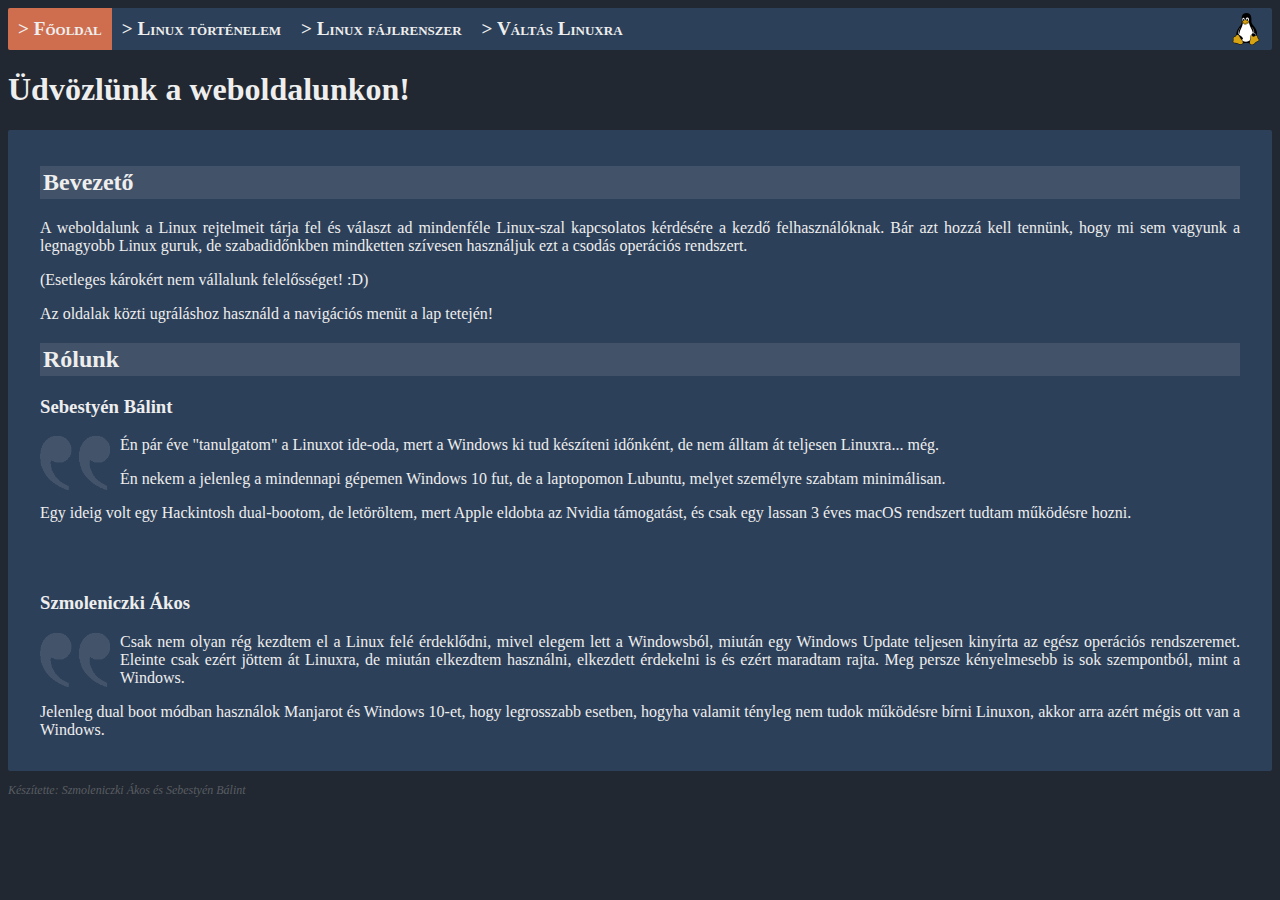
<file: index.html>
<!DOCTYPE html>
<html lang="hu">
<head>
    <link rel="stylesheet" href="./css/main.css" type="text/css">
    <link rel="icon" href="./media/linux.png">
    <meta charset="UTF-8">
    <meta name="viewport" content="width=device-width, initial-scale=1.0">
    <meta name="author" content="Szmoleniczki Ákos, Sebestyén Bálint">
    <meta name="keywords" content="linux, linux kezdőknek, váltás linuxra, linux fájlrendszer, linux történelem">
    <title>Linux Dokumentáció</title>
</head>
<body>
    <div class="navigation">
        <a href="./index.html" class="selected">> Főoldal</a>
        <a href="./pages/linux_tortenelem.html">> Linux történelem</a>
        <a href="./pages/linux_fajlrendszer.html">> Linux fájlrenszer</a>
        <a href="./pages/valtas_linuxra.html">> Váltás Linuxra</a>
        <img src="./media/linux.png" alt="linux logo" class="main-icon">
    </div>

    <h1>Üdvözlünk a weboldalunkon!</h1>    

    <div class="container">
        <h2>Bevezető</h2>

        <p>A weboldalunk a Linux rejtelmeit tárja fel és választ ad mindenféle Linux-szal kapcsolatos kérdésére a kezdő felhasználóknak. Bár azt hozzá kell tennünk, hogy mi sem vagyunk a legnagyobb Linux guruk, de szabadidőnkben mindketten szívesen használjuk ezt a csodás operációs rendszert.</p>

        <p>(Esetleges károkért nem vállalunk felelősséget! :D)</p>

        <p>Az oldalak közti ugráláshoz használd a navigációs menüt a lap tetején!</p>

        <h2>Rólunk</h2>

        <h3>Sebestyén Bálint</h3>

        <div class="quote">
            <img src="./media/quote_blue.png" alt="Idézőjel" class="quote">

            <p>Én pár éve "tanulgatom" a Linuxot ide-oda, mert a Windows ki tud készíteni időnként, de nem álltam át teljesen Linuxra... még.</p>
            
            <p>Én nekem a jelenleg a mindennapi gépemen Windows 10 fut, de a laptopomon Lubuntu, melyet személyre szabtam minimálisan.</p>
            
            <p>Egy ideig volt egy Hackintosh dual-bootom, de letöröltem, mert Apple eldobta az Nvidia támogatást, és csak egy lassan 3 éves macOS rendszert tudtam működésre hozni.</p>
        </div>

        <h3>Szmoleniczki Ákos</h3>

        <div>
            <img src="./media/quote_blue.png" alt="Idézőjel" class="quote">

            <p>Csak nem olyan rég kezdtem el a Linux felé érdeklődni, mivel elegem lett a Windowsból, miután egy Windows Update teljesen kinyírta az egész operációs rendszeremet. Eleinte csak ezért jöttem át Linuxra, de miután elkezdtem használni, elkezdett érdekelni is és ezért maradtam rajta. Meg persze kényelmesebb is sok szempontból, mint a Windows.</p>

            <p>Jelenleg dual boot módban használok Manjarot és Windows 10-et, hogy legrosszabb esetben, hogyha valamit tényleg nem tudok működésre bírni Linuxon, akkor arra azért mégis ott van a Windows.</p>
        </div>
    </div>
    <p class="credit">Készítette: Szmoleniczki Ákos és Sebestyén Bálint</p>
</body>
</html>
</file>
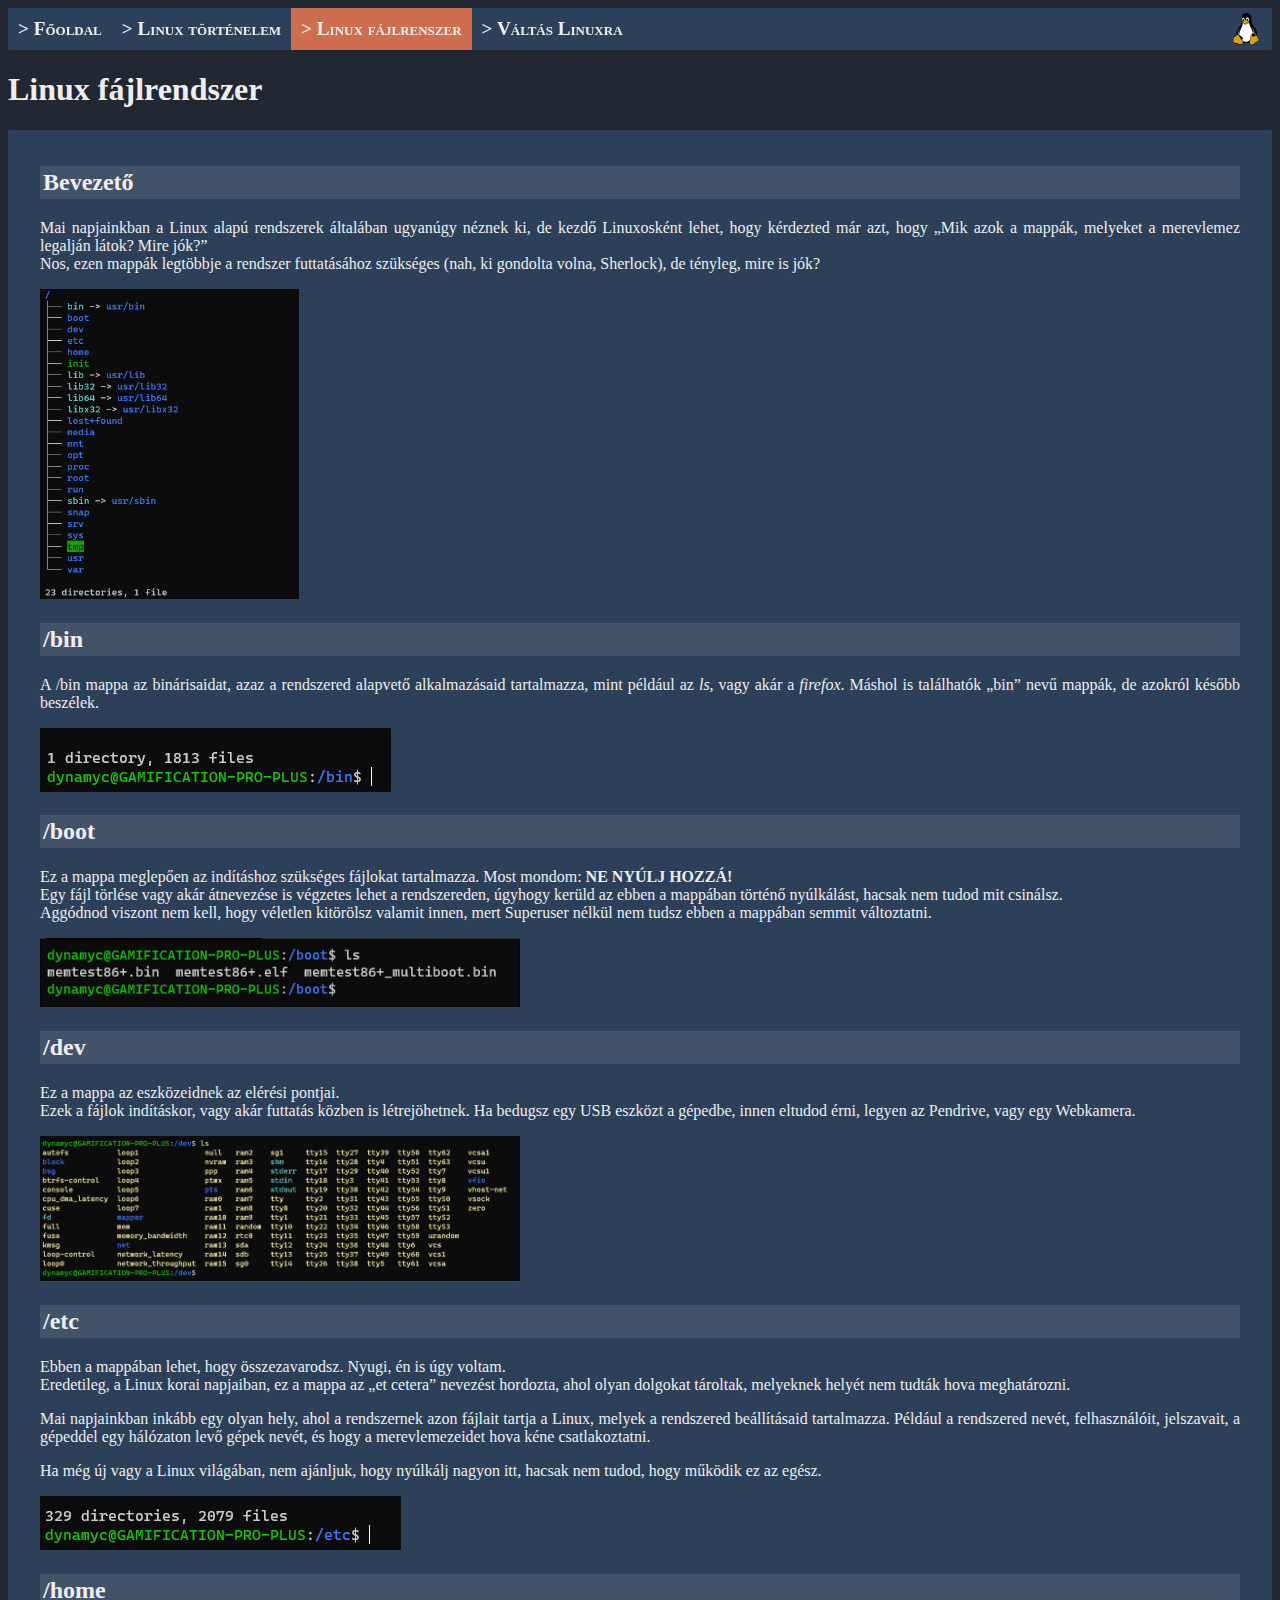
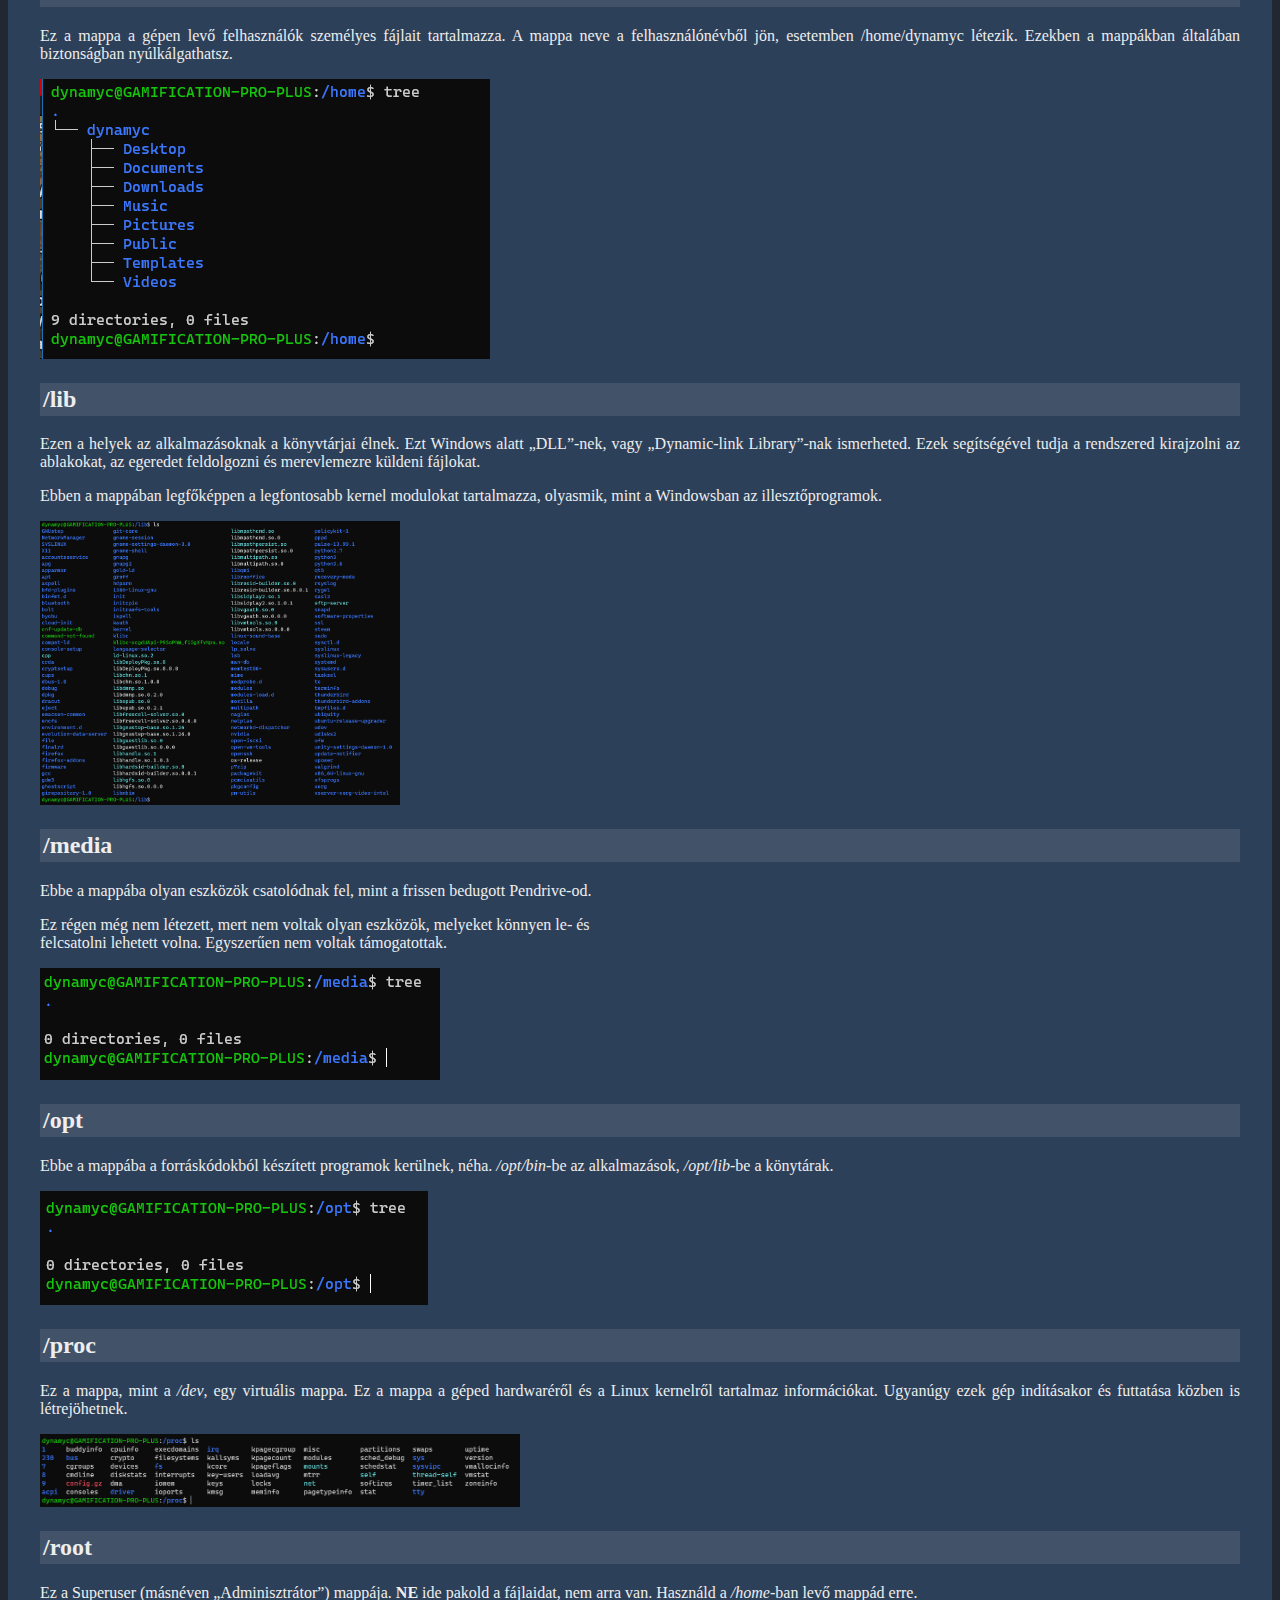
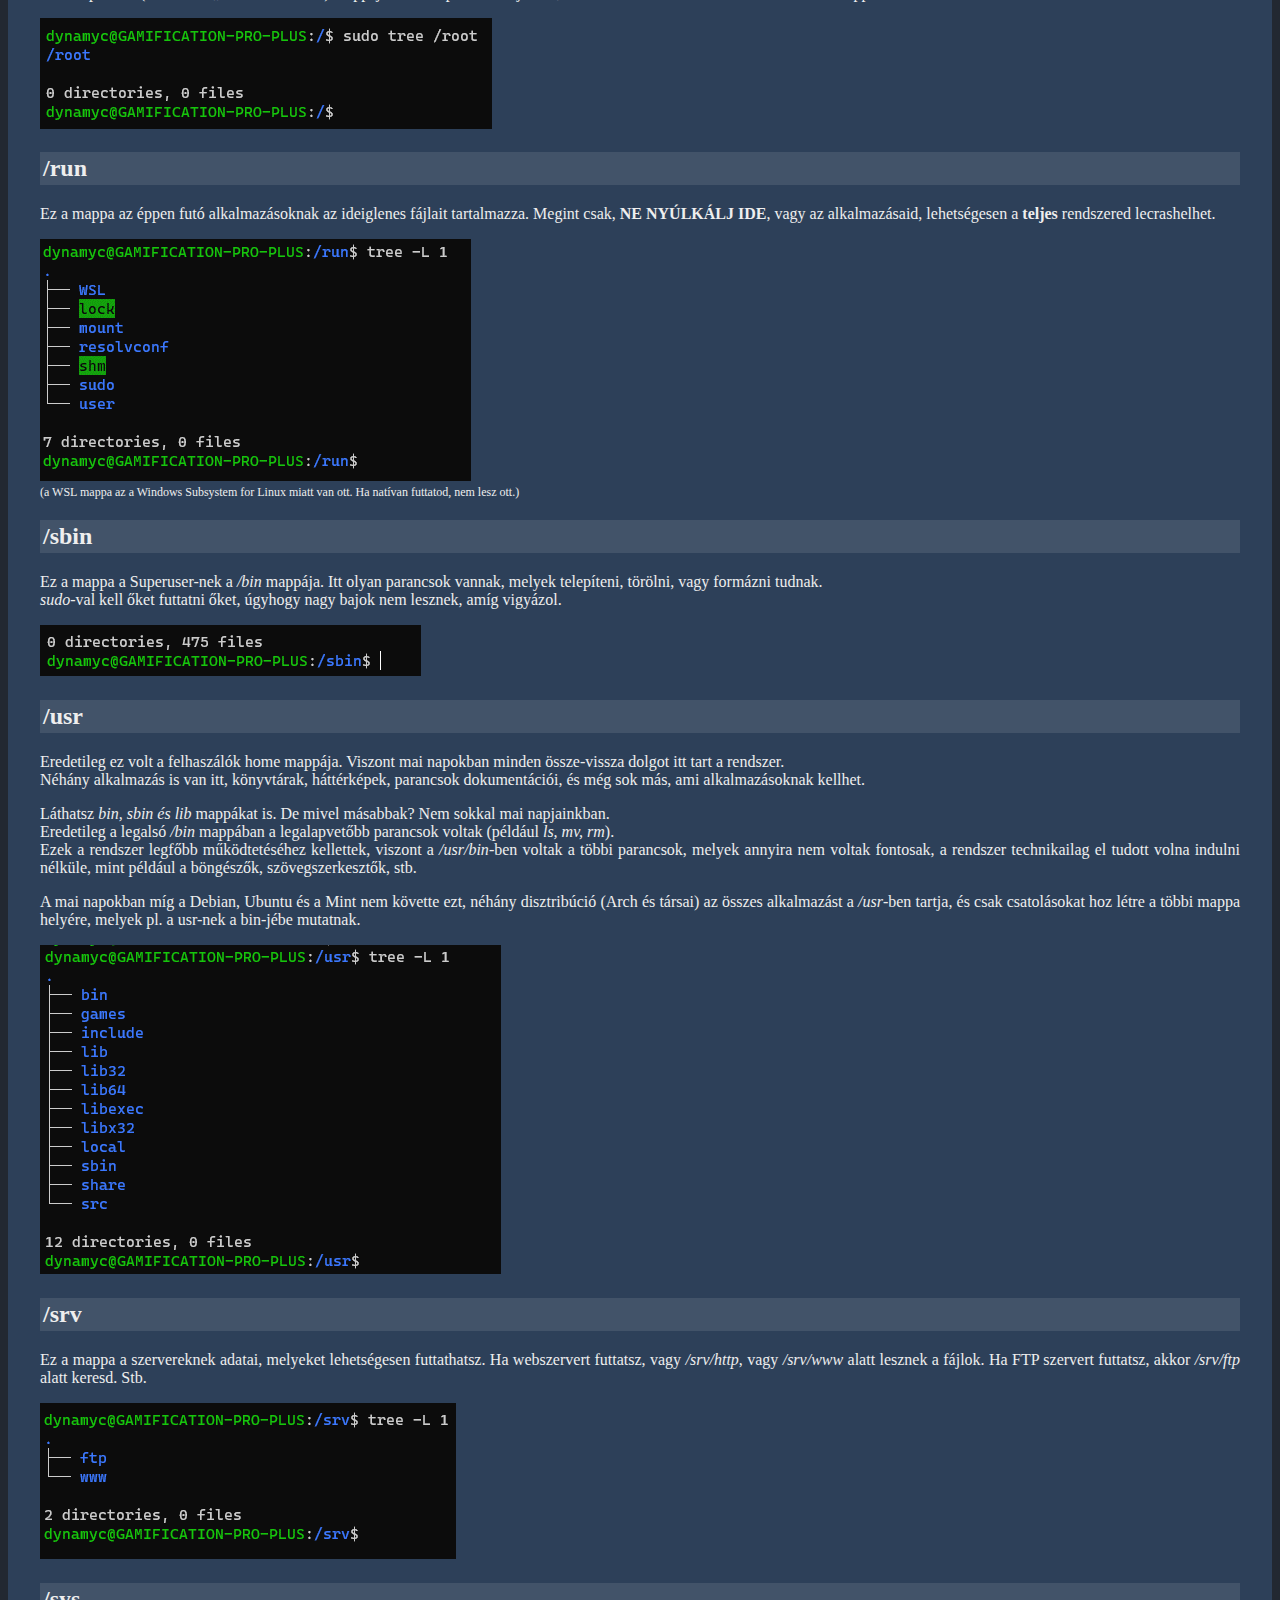
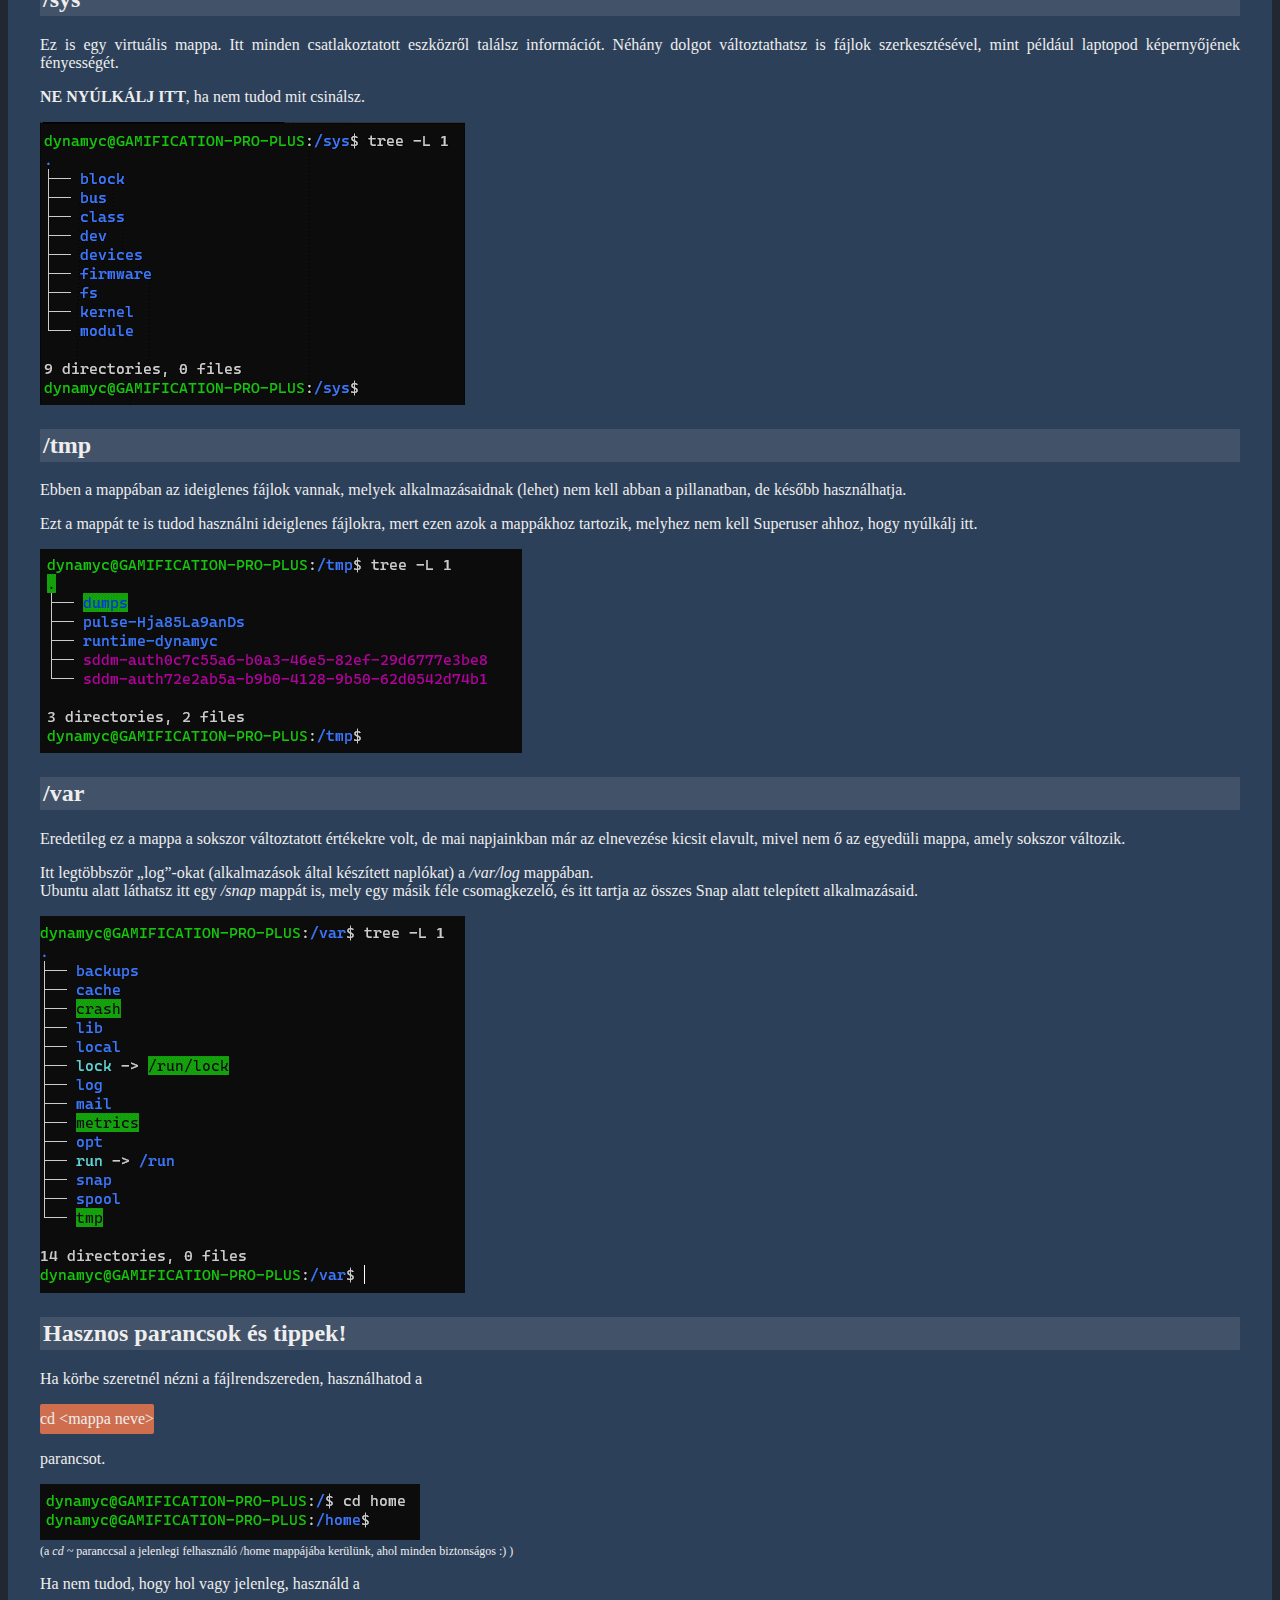
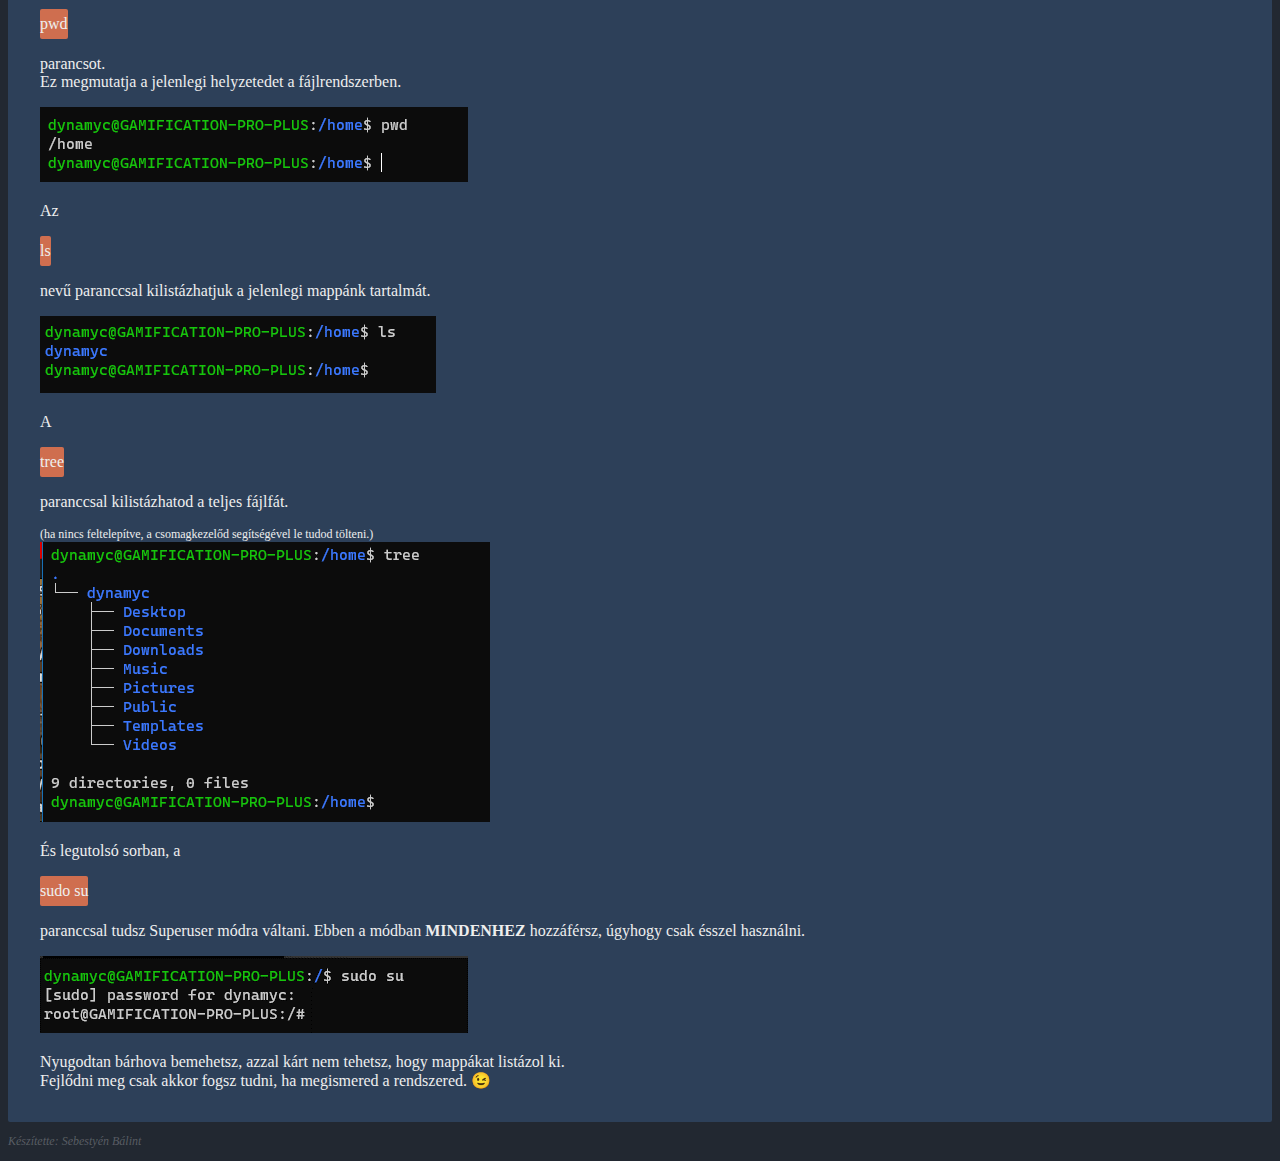
<file: pages/linux_fajlrendszer.html>
<!DOCTYPE html>
<html lang="hu">
<head>
    <link rel="stylesheet" href="../css/main.css" type="text/css">
    <link rel="icon" href="../media/linux.png">
    <meta charset="UTF-8">
    <meta name="viewport" content="width=device-width, initial-scale=1.0">
    <title>Linux fájlrendszer</title>
</head>
<body>
    <div class="navigation">
        <a href="../index.html">> Főoldal</a>
        <a href="./linux_tortenelem.html">> Linux történelem</a>
        <a href="./linux_fajlrendszer.html" class="selected">> Linux fájlrenszer</a>
        <a href="./valtas_linuxra.html">> Váltás Linuxra</a>
        <img src="../media/linux.png" alt="linux logo" class="main-icon">
    </div>
    <h1>Linux fájlrendszer</h1>
    <div class="container">
        <h2>Bevezető</h2>
        <p>Mai napjainkban a Linux alapú rendszerek általában ugyanúgy néznek ki, de kezdő Linuxosként lehet, hogy kérdezted már azt, hogy „Mik azok a mappák, melyeket a merevlemez legalján látok? Mire jók?”<br>
        Nos, ezen mappák legtöbbje a rendszer futtatásához szükséges (nah, ki gondolta volna, Sherlock), de tényleg, mire is jók?</p>
        <img src="../media/filesystem/dirs/driveRoot.png" height="310px" width="259px" title="Egy átlagos Linux rendszer lemezének legalja">
        
        <h2>/bin</h2>
        <p>A /bin mappa az binárisaidat, azaz a rendszered alapvető alkalmazásaid tartalmazza, mint például az <i>ls</i>, vagy akár a <i>firefox</i>. Máshol is találhatók „bin” nevű mappák, de azokról később beszélek.</p>
        <img src="../media/filesystem/dirs/bin.png" title="/bin mappa">

        <h2>/boot</h2>
        <p>Ez a mappa meglepően az indításhoz szükséges fájlokat tartalmazza. Most mondom: <b>NE NYÚLJ HOZZÁ!</b> <br>Egy fájl törlése vagy akár átnevezése is végzetes lehet a rendszereden, úgyhogy kerüld az ebben a mappában történő nyúlkálást, hacsak nem tudod mit csinálsz. <br>
        Aggódnod viszont nem kell, hogy véletlen kitörölsz valamit innen, mert Superuser nélkül nem tudsz ebben a mappában semmit változtatni. </p>
        <img src="../media/filesystem/dirs/boot.png" height="40%" width="40%" title="/boot mappa">
        
        <h2>/dev</h2>
        <p>Ez a mappa az eszközeidnek az elérési pontjai. <br>Ezek a fájlok indításkor, vagy akár futtatás közben is létrejöhetnek. Ha bedugsz egy USB eszközt a gépedbe, innen eltudod érni, legyen az Pendrive, vagy egy Webkamera.</p>
        <img src="../media/filesystem/dirs/dev.png" height="40%" width="40%" title="/dev mappa">

        <h2>/etc</h2>
        <p>Ebben a mappában lehet, hogy összezavarodsz. Nyugi, én is úgy voltam.
        <br>Eredetileg, a Linux korai napjaiban, ez a mappa az „et cetera” nevezést hordozta, ahol olyan dolgokat tároltak, melyeknek helyét nem tudták hova meghatározni.</p>
        <p>Mai napjainkban inkább egy olyan hely, ahol a rendszernek azon fájlait tartja a Linux, melyek a rendszered beállításaid tartalmazza. Például a rendszered nevét, felhasználóit, jelszavait, a gépeddel egy hálózaton levő gépek nevét, és hogy a merevlemezeidet hova kéne csatlakoztatni.</p>
        <p>Ha még új vagy a Linux világában, nem ajánljuk, hogy nyúlkálj nagyon itt, hacsak nem tudod, hogy működik ez az egész.</p>
        <img src="../media/filesystem/dirs/etc.png" title="/etc mappa">

        <h2>/home</h2>
        <p>Ez a mappa a gépen levő felhasználók személyes fájlait tartalmazza. A mappa neve a felhasználónévből jön, esetemben /home/dynamyc létezik. Ezekben a mappákban általában biztonságban nyúlkálgathatsz.</p>
        <img src="../media/filesystem/dirs/home.png" title="Általános Home mappa struktúra">

        <h2>/lib</h2>
        <p>Ezen a helyek az alkalmazásoknak a könyvtárjai élnek. Ezt Windows alatt „DLL”-nek, vagy „Dynamic-link Library”-nak ismerheted. Ezek segítségével tudja a rendszered kirajzolni az ablakokat, az egeredet feldolgozni és merevlemezre küldeni fájlokat.</p>
        <p>Ebben a mappában legfőképpen a legfontosabb kernel modulokat tartalmazza, olyasmik, mint a Windowsban az illesztőprogramok. </p>
        <img src="../media/filesystem/dirs/lib.png" height="30%" width="30%"title="/lib mappa">

        <h2>/media</h2>
        <p>Ebbe a mappába olyan eszközök csatolódnak fel, mint a frissen bedugott Pendrive-od.</p>
        <p>Ez régen még nem létezett, mert nem voltak olyan eszközök, melyeket könnyen le- és <br>felcsatolni lehetett volna. Egyszerűen nem voltak támogatottak.</p>
        <img src="../media/filesystem/dirs/media.png" title="Üres /media mappa">

        <h2>/opt</h2>
        <p>Ebbe a mappába a forráskódokból készített programok kerülnek, néha. <i>/opt/bin</i>-be az alkalmazások, <i>/opt/lib</i>-be a könytárak.</p>
        <img src="../media/filesystem/dirs/opt.png" title="/opt mappa">

        <h2>/proc</h2>
        <p>Ez a mappa, mint a <i>/dev</i>, egy virtuális mappa. Ez a mappa a géped hardwaréről és a Linux kernelről tartalmaz információkat. Ugyanúgy ezek gép indításakor és futtatása közben is létrejöhetnek.</p>
        <img src="../media/filesystem/dirs/proc.png" width="40%" height="40%" title="/proc mappa">

        <h2>/root</h2>
        <p>Ez a Superuser (másnéven „Adminisztrátor”) mappája. <b>NE</b> ide pakold a fájlaidat, nem arra van. Használd a <i>/home</i>-ban levő mappád erre.</p>
        <img src="../media/filesystem/dirs/root.png" title="Üres /root mappa">

        <h2>/run</h2>
        <p>Ez a mappa az éppen futó alkalmazásoknak az ideiglenes fájlait tartalmazza. Megint csak, <b>NE NYÚLKÁLJ IDE</b>, vagy az alkalmazásaid, lehetségesen a <b>teljes</b> rendszered lecrashelhet.</p>
        <img src="../media/filesystem/dirs/run.png" title="/run mappa">
        <p class="smoltext">(a WSL mappa az a Windows Subsystem for Linux miatt van ott. Ha natívan futtatod, nem lesz ott.)</p>

        <h2>/sbin</h2>
        <p>Ez a mappa a Superuser-nek a <i>/bin</i> mappája. Itt olyan parancsok vannak, melyek telepíteni, törölni, vagy formázni tudnak. <br><i>sudo</i>-val kell őket futtatni őket, úgyhogy nagy bajok nem lesznek, amíg vigyázol. </p>
        <img src="../media/filesystem/dirs/sbin.png" title="/sbin mappa">

        <h2>/usr</h2>
        <p>Eredetileg ez volt a felhaszálók home mappája. Viszont mai napokban minden össze-vissza dolgot itt tart a rendszer. <br>Néhány alkalmazás is van itt,  könyvtárak, háttérképek, parancsok dokumentációi, és még sok más, ami alkalmazásoknak kellhet.</p>
        <p>Láthatsz <i>bin, sbin és lib</i> mappákat is. De mivel másabbak? Nem sokkal mai napjainkban.<br>
            Eredetileg a legalsó <i>/bin</i> mappában a legalapvetőbb parancsok voltak (például <i>ls, mv, rm</i>).<br>
            Ezek a rendszer legfőbb működtetéséhez kellettek, viszont a <i>/usr/bin</i>-ben voltak a többi parancsok, melyek annyira nem voltak fontosak, a rendszer technikailag el tudott volna indulni nélküle, mint például a böngészők, szövegszerkesztők, stb.
        </p>
        <p>A mai napokban míg a Debian, Ubuntu és a Mint nem követte ezt, néhány disztribúció (Arch és társai) az összes alkalmazást a <i>/usr</i>-ben tartja, és csak csatolásokat hoz létre a többi mappa helyére, melyek pl. a usr-nek a bin-jébe mutatnak.</p>
        <img src="../media/filesystem/dirs/usr.png" title="/usr mappa">

        <h2>/srv</h2>
        <p>Ez a mappa a szervereknek adatai, melyeket lehetségesen futtathatsz. Ha webszervert futtatsz, vagy <i>/srv/http</i>, vagy <i>/srv/www</i> alatt lesznek a fájlok. Ha FTP szervert futtatsz, akkor <i>/srv/ftp</i> alatt keresd. Stb.</p>
        <img src="../media/filesystem/dirs/srv.png" title="/srv mappa dummy szerver-mappákkal">

        <h2>/sys</h2>
        <p>Ez is egy virtuális mappa. Itt minden csatlakoztatott eszközről találsz információt. Néhány dolgot változtathatsz is fájlok szerkesztésével, mint például laptopod képernyőjének fényességét.</p>
        <p><b>NE NYÚLKÁLJ ITT</b>, ha nem tudod mit csinálsz.</p>
        <img src="../media/filesystem/dirs/sys.png" title="/sys mappa">

        <h2>/tmp</h2>
        <p>Ebben a mappában az ideiglenes fájlok vannak, melyek alkalmazásaidnak (lehet) nem kell abban a pillanatban, de később használhatja.</p>
        <p>Ezt a mappát te is tudod használni ideiglenes fájlokra, mert ezen azok a mappákhoz tartozik, melyhez nem kell Superuser ahhoz, hogy nyúlkálj itt.</p>
        <img src="../media/filesystem/dirs/tmp.png" title="/tmp mappa">

        <h2>/var</h2>
        <p>Eredetileg ez a mappa a sokszor változtatott értékekre volt, de mai napjainkban már az elnevezése kicsit elavult, mivel nem ő az egyedüli mappa, amely sokszor változik.</p>
        <p>Itt legtöbbször „log”-okat (alkalmazások által készített naplókat) a <i>/var/log</i> mappában.<br>
            Ubuntu alatt láthatsz itt egy <i>/snap</i> mappát is, mely egy másik féle csomagkezelő, és itt tartja az összes Snap alatt telepített alkalmazásaid. 
        </p>
        <img src="../media/filesystem/dirs/var.png" title="/var mappa">


        <h2>Hasznos parancsok és tippek!</h2>
        <p>Ha körbe szeretnél nézni a fájlrendszereden, használhatod a </p> 
        <div class="accent">cd &#60;mappa neve&#62;</div>
        <p>parancsot.</p>
        <img src="../media/filesystem/cmds/cd.png" title="cd parancs használata, mellyel a /home mappába kerülünk.">
        <p class="smoltext">(a <i>cd ~</i> paranccsal a jelenlegi felhasználó /home mappájába kerülünk, ahol minden biztonságos :) )</p>

        <p>Ha nem tudod, hogy hol vagy jelenleg, használd a</p> 
        <div class="accent"> pwd </div>
        <p>parancsot. <br>
        Ez megmutatja a jelenlegi helyzetedet a fájlrendszerben.</p>
        <img src="../media/filesystem/cmds/pwd.png" title="pwd parancs használata, mely kiírja nekünk a jelenlegi helyzetünket láthatjuk.">

        <p>Az</p>
        <div class="accent"> ls </div>
        <p>nevű paranccsal kilistázhatjuk a jelenlegi mappánk tartalmát.</p>
        <img src="../media/filesystem/cmds/ls.png" title="ls parancs használata, mely kilistázza nekünk a jelenlegi mappában lévő tartalmat.">
        
        <p>A</p>
        <div class="accent">tree</div>
        <p>paranccsal kilistázhatod a teljes fájlfát.</p>
        <p class="smoltext">(ha nincs feltelepítve, a csomagkezelőd segítségével le tudod tölteni.)</p>
        <img src="../media/filesystem/dirs/home.png" title="tree parancs használata, mely kilistázza nekünk a jelenlegi mappának a fájlfáját.">

        <p>És legutolsó sorban, a</p>
        <div class="accent"> sudo su </div>
        <p>paranccsal tudsz Superuser módra váltani. Ebben a módban <b>MINDENHEZ</b> hozzáférsz, úgyhogy csak ésszel használni.</p>
        <img src="../media/filesystem/cmds/sudosu.png" title="Superuser-re váltás a sudo su paranccsal">

        <p>Nyugodtan bárhova bemehetsz, azzal kárt nem tehetsz, hogy mappákat listázol ki. <br>
            Fejlődni meg csak akkor fogsz tudni, ha megismered a rendszered. 😉</p>
    </div>
    <p class="credit">Készítette: Sebestyén Bálint</p>
</body>
</html>
</file>
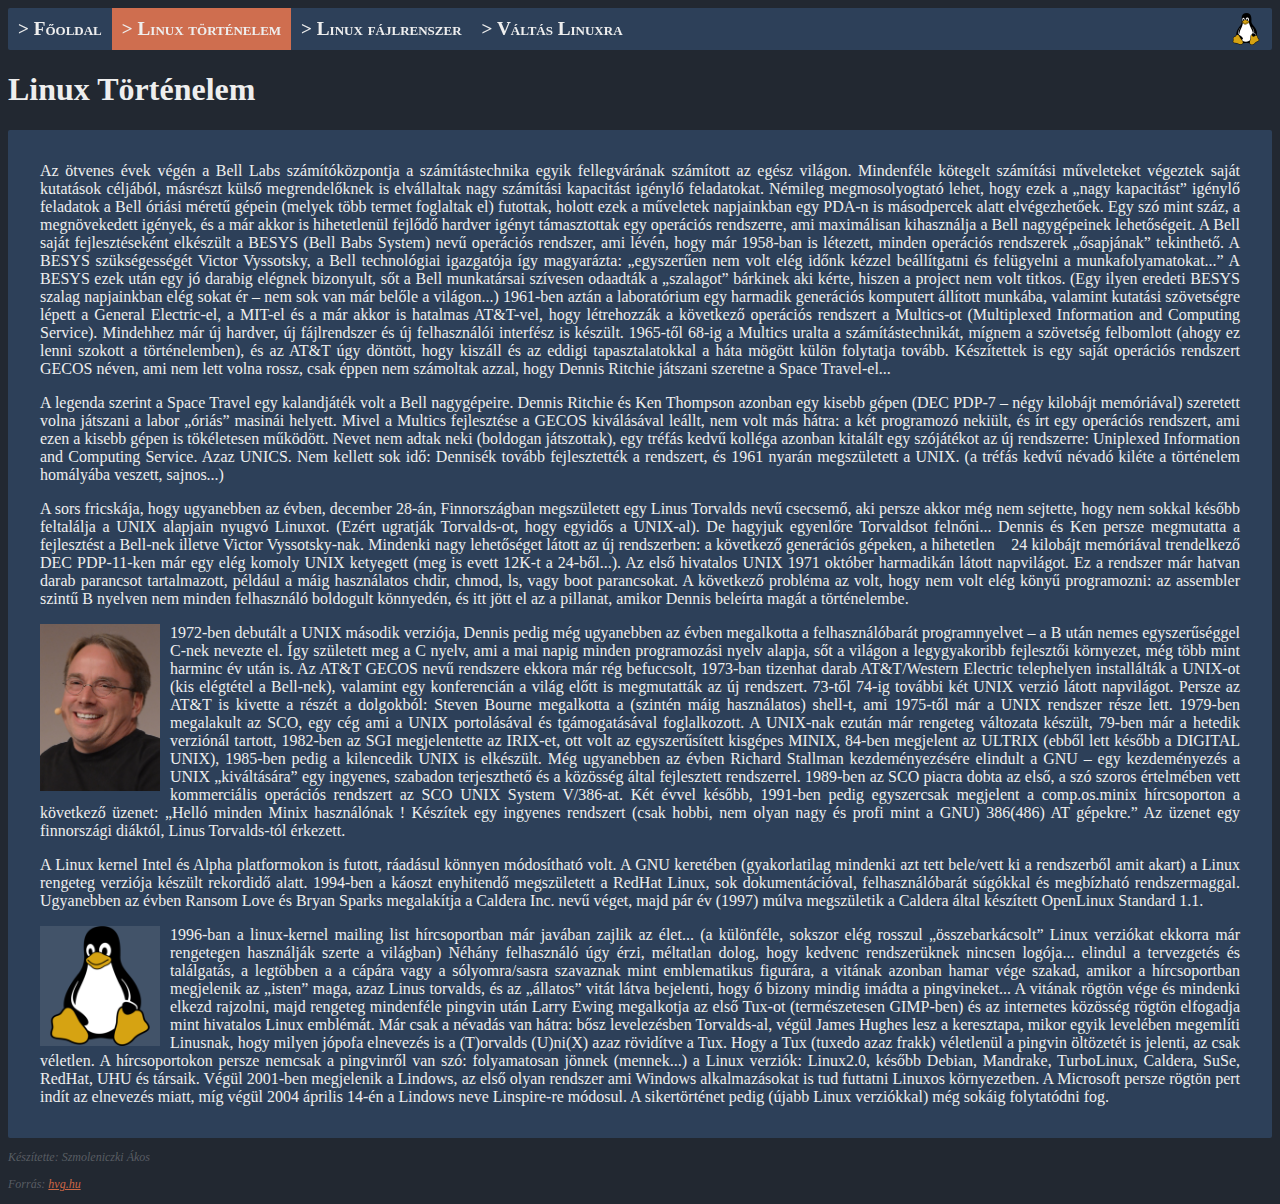
<file: pages/linux_tortenelem.html>
<!DOCTYPE html>
<html lang="hu">
<head>
    <link rel="stylesheet" href="../css/main.css" type="text/css">
    <link rel="icon" href="../media/linux.png">
    <meta charset="UTF-8">
    <meta name="viewport" content="width=device-width, initial-scale=1.0">
    <title>Linux történelem</title>
</head>
<body>
    <div class="navigation">
        <a href="../index.html">> Főoldal</a>
        <a href="./linux_tortenelem.html" class="selected">> Linux történelem</a>
        <a href="./linux_fajlrendszer.html">> Linux fájlrenszer</a>
        <a href="./valtas_linuxra.html">> Váltás Linuxra</a>
        <img src="../media/linux.png" alt="linux logo" class="main-icon">
    </div>
    <h1>Linux Történelem</h1>

    <div class="container">
        <p>Az ötvenes évek végén a Bell Labs számítóközpontja a számítástechnika egyik fellegvárának számított az egész világon. Mindenféle kötegelt számítási műveleteket végeztek saját kutatások céljából, másrészt külső megrendelőknek is elvállaltak nagy számítási kapacitást igénylő feladatokat. Némileg megmosolyogtató lehet, hogy ezek a „nagy kapacitást” igénylő feladatok a Bell óriási méretű gépein (melyek több termet foglaltak el) futottak, holott ezek a műveletek napjainkban egy PDA-n is másodpercek alatt elvégezhetőek. Egy szó mint száz, a megnövekedett igények, és a már akkor is hihetetlenül fejlődő hardver igényt támasztottak egy operációs rendszerre, ami maximálisan kihasználja a Bell nagygépeinek lehetőségeit. A Bell saját fejlesztéseként elkészült a  BESYS (Bell Babs System) nevű operációs rendszer, ami lévén, hogy már 1958-ban is létezett, minden operációs rendszerek „ősapjának” tekinthető. A BESYS szükségességét Victor Vyssotsky, a Bell technológiai igazgatója így magyarázta: „egyszerűen nem volt elég időnk kézzel beállítgatni és felügyelni a munkafolyamatokat...” A BESYS ezek után egy jó darabig elégnek bizonyult, sőt a Bell munkatársai szívesen odaadták a „szalagot” bárkinek aki kérte, hiszen a project nem volt titkos. (Egy ilyen eredeti BESYS szalag napjainkban elég sokat ér – nem sok van már belőle a világon...) 1961-ben aztán a laboratórium egy harmadik generációs komputert állított munkába, valamint kutatási szövetségre lépett a  General Electric-el, a MIT-el és a már akkor is hatalmas AT&T-vel, hogy létrehozzák a következő operációs rendszert a Multics-ot (Multiplexed Information and Computing Service). Mindehhez már új hardver, új fájlrendszer és új felhasználói interfész is készült. 1965-től 68-ig a Multics uralta a számítástechnikát, mígnem a szövetség felbomlott (ahogy ez lenni szokott a történelemben), és az AT&T úgy döntött, hogy kiszáll és az eddigi tapasztalatokkal a háta mögött külön folytatja tovább. Készítettek is egy saját operációs rendszert GECOS néven, ami nem lett volna rossz, csak éppen nem számoltak azzal, hogy Dennis Ritchie játszani szeretne a Space Travel-el...</p>
        
        <p>A legenda szerint a Space Travel egy kalandjáték volt a Bell nagygépeire. Dennis Ritchie és Ken Thompson azonban egy kisebb gépen (DEC PDP-7 – négy kilobájt memóriával)  szeretett volna játszani a labor „óriás” masinái helyett. Mivel a Multics fejlesztése a GECOS kiválásával leállt, nem volt más hátra: a két programozó nekiült, és írt egy operációs rendszert, ami ezen a kisebb gépen is tökéletesen működött. Nevet nem adtak neki (boldogan játszottak), egy tréfás kedvű kolléga azonban kitalált egy szójátékot az új rendszerre:  Uniplexed Information and Computing Service. Azaz UNICS. Nem kellett sok idő: Dennisék tovább fejlesztették a rendszert, és 1961 nyarán megszületett a UNIX. (a tréfás kedvű névadó kiléte a történelem homályába veszett, sajnos...)</p>

        <p>A sors fricskája, hogy ugyanebben az évben, december 28-án, Finnországban megszületett egy Linus Torvalds nevű csecsemő, aki persze akkor még nem sejtette, hogy nem sokkal később feltalálja a UNIX alapjain nyugvó Linuxot. (Ezért ugratják Torvalds-ot, hogy egyidős a UNIX-al). De hagyjuk egyenlőre Torvaldsot felnőni... Dennis és Ken persze megmutatta a fejlesztést a Bell-nek illetve Victor Vyssotsky-nak. Mindenki nagy lehetőséget látott az új rendszerben: a következő generációs gépeken, a hihetetlen 24 kilobájt memóriával trendelkező DEC PDP-11-ken már egy elég komoly UNIX ketyegett (meg is evett 12K-t a 24-ből...). Az első hivatalos UNIX 1971 október harmadikán látott napvilágot. Ez a rendszer már hatvan darab parancsot tartalmazott, például a máig használatos chdir, chmod, ls, vagy boot parancsokat. A következő probléma az volt, hogy nem volt elég könyű programozni: az assembler szintű B nyelven nem minden felhasználó boldogult könnyedén, és itt jött el az a pillanat, amikor Dennis beleírta magát a történelembe.</p>

        <div>
            <div>
                <img src="../media/history/linustorvalds.jpg" alt="Linus Torvalds" title="Linus Torvalds" class="article-image">
            </div>
            <p>1972-ben debutált a UNIX második verziója, Dennis pedig még ugyanebben az évben megalkotta a felhasználóbarát programnyelvet – a B után nemes egyszerűséggel C-nek nevezte el. Így született meg a C nyelv, ami a mai napig minden programozási nyelv alapja, sőt a világon a legygyakoribb fejlesztői környezet, még több mint harminc év után is. Az AT&T GECOS nevű rendszere ekkora már rég befuccsolt, 1973-ban tizenhat darab AT&T/Western Electric telephelyen installálták a UNIX-ot (kis elégtétel a Bell-nek), valamint egy konferencián a világ előtt is megmutatták az új rendszert. 73-től 74-ig további két UNIX verzió látott napvilágot. Persze az AT&T is kivette a részét a dolgokból: Steven Bourne megalkotta a (szintén máig használatos) shell-t, ami 1975-től már a UNIX rendszer része lett. 1979-ben megalakult az SCO, egy cég ami a UNIX portolásával és tgámogatásával foglalkozott. A UNIX-nak ezután már rengeteg változata készült, 79-ben már a hetedik verziónál tartott, 1982-ben az SGI megjelentette az IRIX-et, ott volt az egyszerűsített kisgépes MINIX, 84-ben megjelent az ULTRIX (ebből lett később a DIGITAL UNIX), 1985-ben pedig a kilencedik UNIX is elkészült. Még ugyanebben az évben Richard Stallman kezdeményezésére elindult a GNU – egy kezdeményezés a UNIX „kiváltására” egy ingyenes, szabadon terjeszthető és a közösség által fejlesztett rendszerrel. 1989-ben az SCO piacra dobta az első, a szó szoros értelmében vett kommerciális operációs rendszert az SCO UNIX System V/386-at. Két évvel később, 1991-ben pedig egyszercsak megjelent a comp.os.minix hírcsoporton a következő üzenet: „Helló minden Minix használónak ! Készítek egy ingyenes rendszert (csak hobbi, nem olyan nagy és profi mint a GNU) 386(486) AT gépekre.” Az üzenet egy finnországi diáktól, Linus Torvalds-tól érkezett.</p>
        </div>        

        <p>A Linux kernel Intel és Alpha platformokon is futott, ráadásul könnyen módosítható volt. A GNU keretében (gyakorlatilag mindenki azt tett bele/vett ki a rendszerből amit akart) a Linux rengeteg verziója készült rekordidő alatt. 1994-ben a káoszt enyhitendő megszületett a RedHat Linux, sok dokumentációval, felhasználóbarát súgókkal és megbízható rendszermaggal. Ugyanebben az évben  Ransom Love és Bryan Sparks megalakítja a Caldera Inc. nevű véget, majd pár év (1997) múlva megszületik a Caldera által készített OpenLinux Standard 1.1.</p>

        <div>
            <div class="image-holder">
                <img src="../media/linux.png" alt="Tux logo" class="article-image" title="Tux logo">
            </div>
            
            <p>1996-ban a linux-kernel mailing list hírcsoportban már javában zajlik az élet... (a különféle, sokszor elég rosszul „összebarkácsolt” Linux verziókat ekkorra már rengetegen használják szerte a világban) Néhány felhasználó úgy érzi, méltatlan dolog, hogy kedvenc rendszerüknek nincsen logója... elindul a tervezgetés és találgatás, a legtöbben a a cápára vagy a sólyomra/sasra szavaznak mint emblematikus figurára, a vitának azonban hamar vége szakad, amikor a hírcsoportban megjelenik az „isten” maga, azaz Linus torvalds, és az „állatos” vitát látva bejelenti, hogy ő bizony mindig imádta a pingvineket... A vitának rögtön vége és mindenki elkezd rajzolni, majd rengeteg mindenféle pingvin után  Larry Ewing megalkotja az első Tux-ot (természetesen GIMP-ben) és az internetes közösség rögtön elfogadja mint hivatalos Linux emblémát. Már csak a névadás van hátra: bősz levelezésben Torvalds-al, végül James Hughes lesz a keresztapa, mikor egyik levelében megemlíti Linusnak, hogy milyen jópofa elnevezés is a (T)orvalds (U)ni(X) azaz rövidítve a Tux. Hogy a Tux (tuxedo azaz frakk) véletlenül a pingvin öltözetét is jelenti, az csak véletlen. A hírcsoportokon persze nemcsak a pingvinről van szó:  folyamatosan jönnek (mennek...) a Linux verziók: Linux2.0, később Debian, Mandrake, TurboLinux, Caldera, SuSe, RedHat, UHU és társaik. Végül 2001-ben megjelenik a Lindows, az első olyan rendszer ami Windows alkalmazásokat is tud futtatni Linuxos környezetben. A Microsoft persze rögtön pert indít az elnevezés miatt, míg végül 2004 április 14-én a Lindows neve  Linspire-re módosul. A sikertörténet pedig (újabb Linux verziókkal) még sokáig folytatódni fog.</p>
        </div>        
</div>
    <p class="credit">Készítette: Szmoleniczki Ákos</p>
    <p class="credit">Forrás: <a href="https://hvg.hu/tudomany/20070824_linux" class="credit">hvg.hu</a></p>
</body>
</html>
</file>
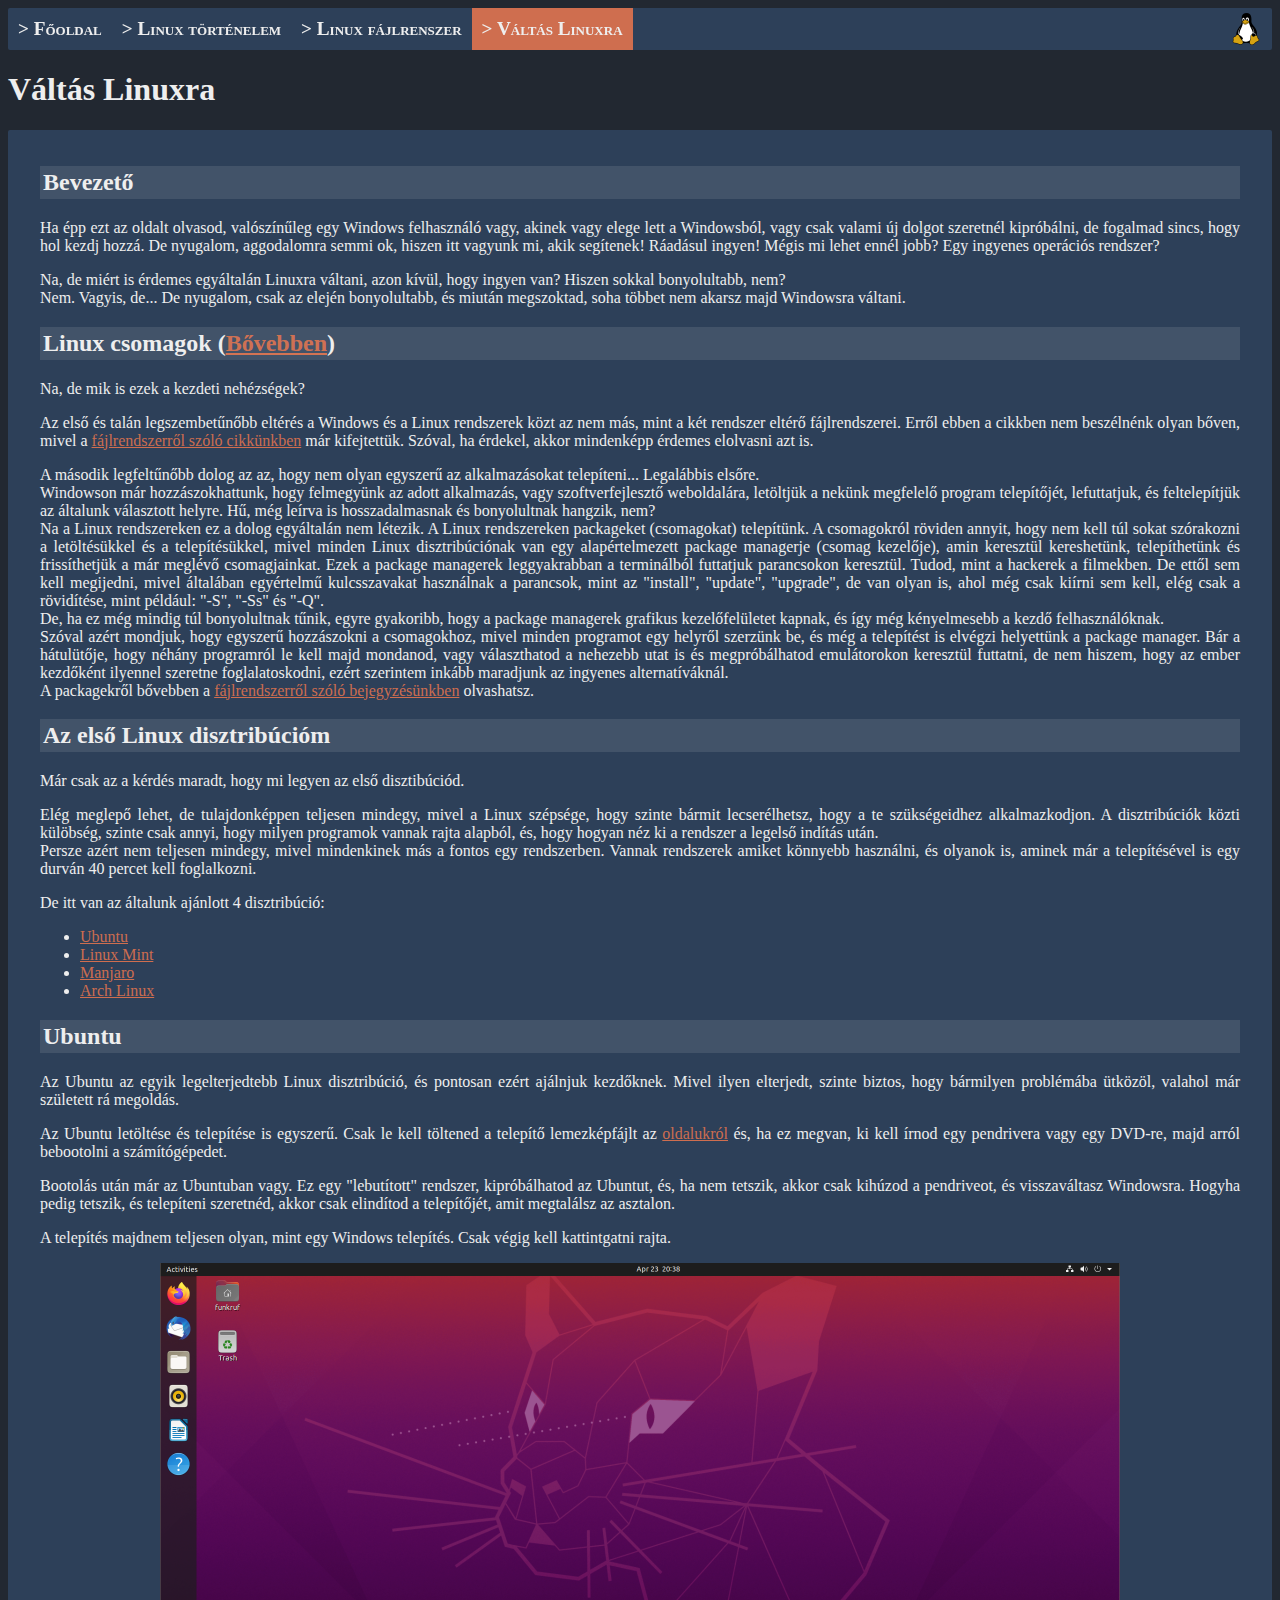
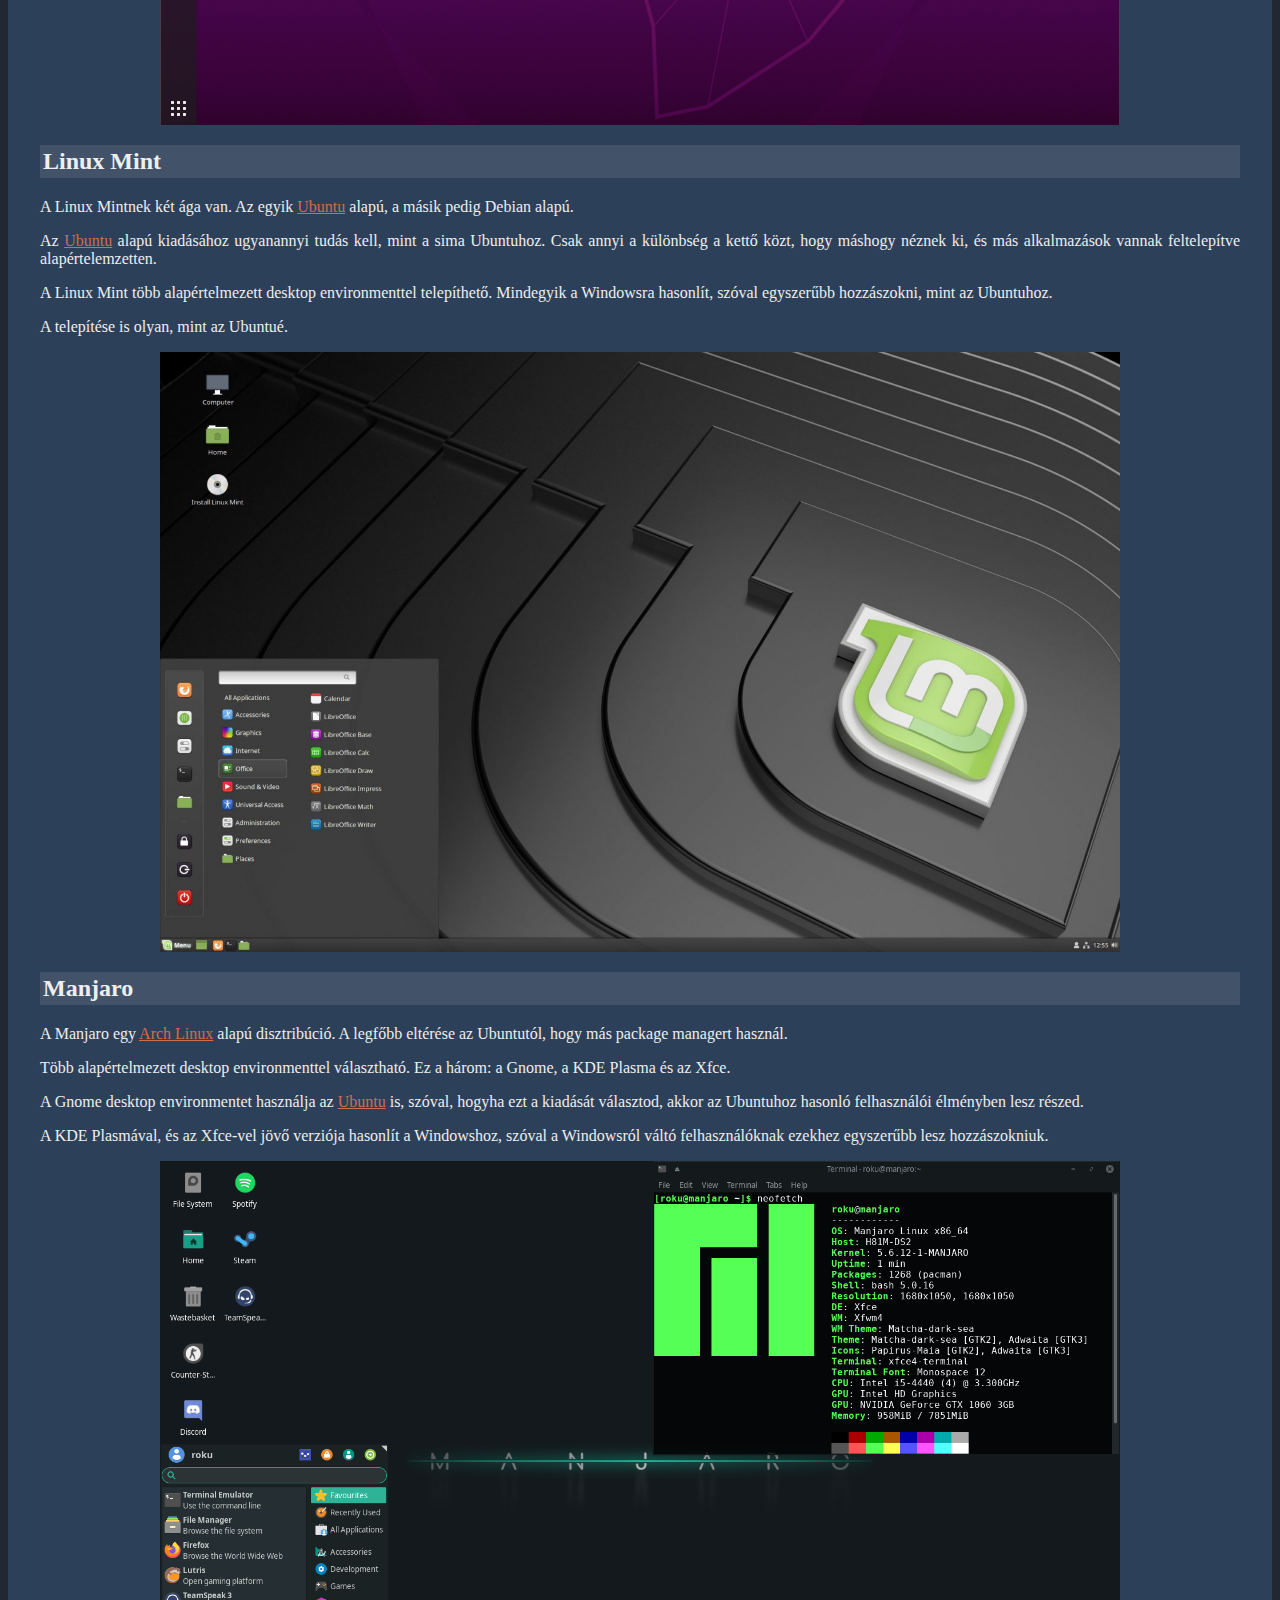
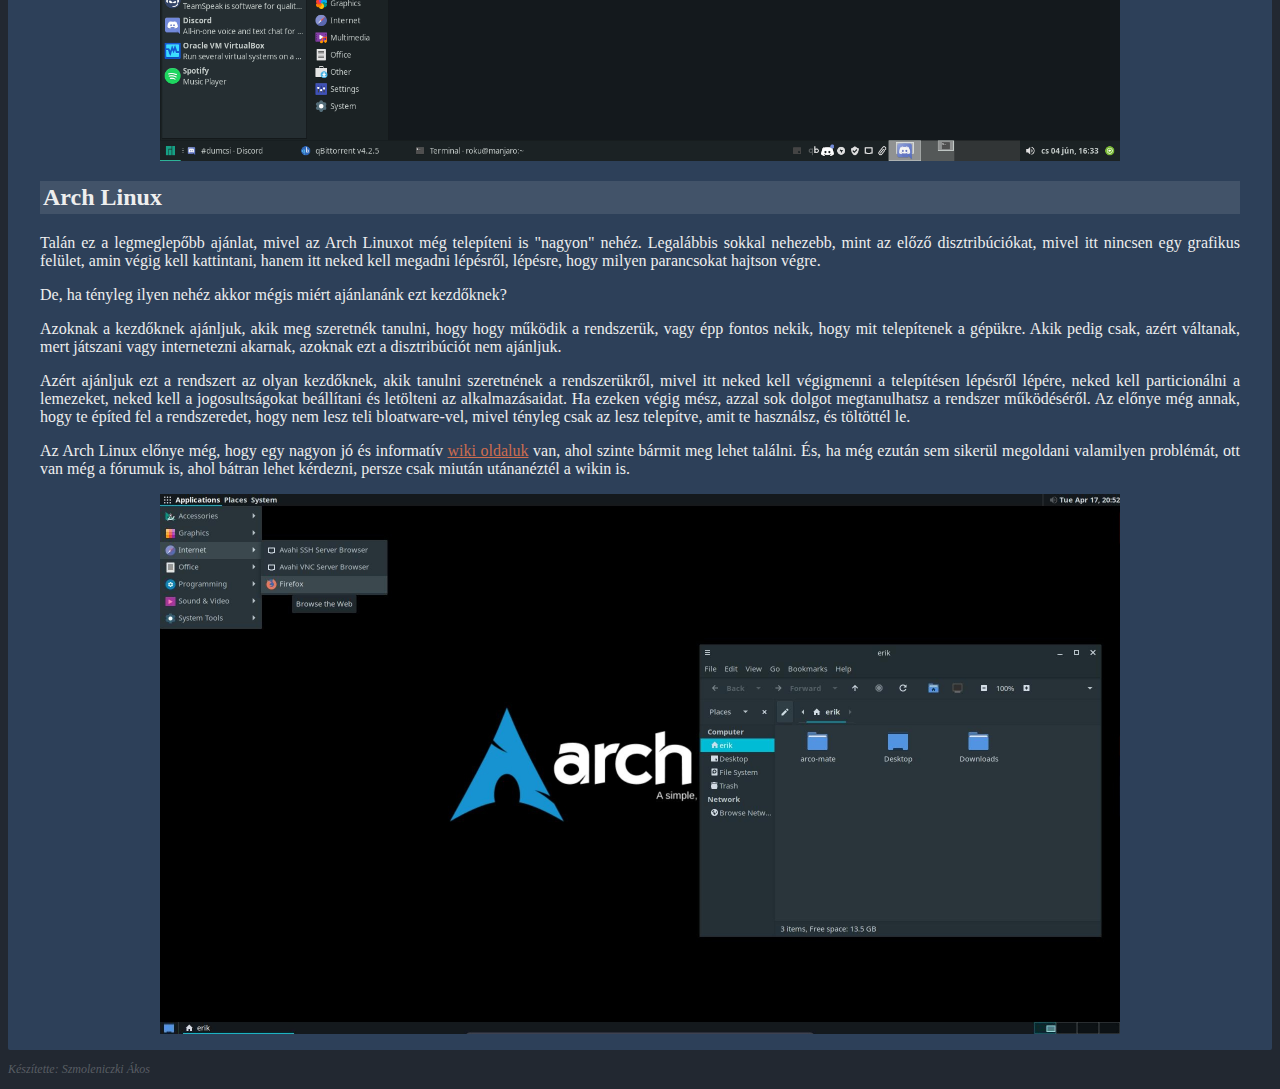
<file: pages/valtas_linuxra.html>
<!DOCTYPE html>
<html lang="hu">
<head>
    <link rel="stylesheet" href="../css/main.css" type="text/css">
    <link rel="icon" href="../media/linux.png">
    <meta charset="UTF-8">
    <meta name="viewport" content="width=device-width, initial-scale=1.0">
    <meta name="author" content="Szmoleniczki Ákos">
    <title>Váltás Linuxra</title>
</head>
<body>
    <!-- Navigation bar -->
    <div class="navigation">
        <a href="../index.html">> Főoldal</a>
        <a href="./linux_tortenelem.html">> Linux történelem</a>
        <a href="./linux_fajlrendszer.html">> Linux fájlrenszer</a>
        <a href="./valtas_linuxra.html" class="selected">> Váltás Linuxra</a>
        <img src="../media/linux.png" alt="linux logo" class="main-icon">
    </div>

    <h1>Váltás Linuxra</h1>

    <div class="container">
        <h2>Bevezető</h2>
        
        <p>Ha épp ezt az oldalt olvasod, valószínűleg egy Windows felhasználó vagy, akinek vagy elege lett a Windowsból, vagy csak valami új dolgot szeretnél kipróbálni, de fogalmad sincs, hogy hol kezdj hozzá. De nyugalom, aggodalomra semmi ok, hiszen itt vagyunk mi, akik segítenek! Ráadásul ingyen! Mégis mi lehet ennél jobb? Egy ingyenes operációs rendszer?</p>

        <p>Na, de miért is érdemes egyáltalán Linuxra váltani, azon kívül, hogy ingyen van? Hiszen sokkal bonyolultabb, nem? <br>Nem. Vagyis, de... De nyugalom, csak az elején bonyolultabb, és miután megszoktad, soha többet nem akarsz majd Windowsra váltani.
        </p>

        <h2>Linux csomagok (<a href="./linux_fajlrendszer.html">Bővebben</a>)</h2>

        <p>Na, de mik is ezek a kezdeti nehézségek?</p>

        <p>Az első és talán legszembetűnőbb eltérés a Windows és a Linux rendszerek közt az nem más, mint a két rendszer eltérő fájlrendszerei. Erről ebben a cikkben nem beszélnénk olyan bőven, mivel a <a href="./linux_fajlrendszer.html">fájlrendszerről szóló cikkünkben</a> már kifejtettük. Szóval, ha érdekel, akkor mindenképp érdemes elolvasni azt is.</p>

        <p>A második legfeltűnőbb dolog az az, hogy nem olyan egyszerű az alkalmazásokat telepíteni... Legalábbis elsőre. <br>Windowson már hozzászokhattunk, hogy felmegyünk az adott alkalmazás, vagy szoftverfejlesztő weboldalára, letöltjük a nekünk megfelelő program telepítőjét, lefuttatjuk, és feltelepítjük az általunk választott helyre. Hű, még leírva is hosszadalmasnak és bonyolultnak hangzik, nem? <br>Na a Linux rendszereken ez a dolog egyáltalán nem létezik. A Linux rendszereken packageket (csomagokat) telepítünk. A csomagokról röviden annyit, hogy nem kell túl sokat szórakozni a letöltésükkel és a telepítésükkel, mivel minden Linux disztribúciónak van egy alapértelmezett package managerje (csomag kezelője), amin keresztül kereshetünk, telepíthetünk és frissíthetjük a már meglévő csomagjainkat. Ezek a package managerek leggyakrabban a terminálból futtatjuk parancsokon keresztül. Tudod, mint a hackerek a filmekben. De ettől sem kell megijedni, mivel általában egyértelmű kulcsszavakat használnak a parancsok, mint az "install", "update", "upgrade", de van olyan is, ahol még csak kiírni sem kell, elég csak a rövidítése, mint például: "-S", "-Ss" és "-Q". <br>De, ha ez még mindig túl bonyolultnak tűnik, egyre gyakoribb, hogy a package managerek grafikus kezelőfelületet kapnak, és így még kényelmesebb a kezdő felhasználóknak. <br>Szóval azért mondjuk, hogy egyszerű hozzászokni a csomagokhoz, mivel minden programot egy helyről szerzünk be, és még a telepítést is elvégzi helyettünk a package manager. Bár a hátulütője, hogy néhány programról le kell majd mondanod, vagy választhatod a nehezebb utat is és megpróbálhatod emulátorokon keresztül futtatni, de nem hiszem, hogy az ember kezdőként ilyennel szeretne foglalatoskodni, ezért szerintem inkább maradjunk az ingyenes alternatíváknál. <br>A packagekről bővebben a <a href="./linux_fajlrendszer.html">fájlrendszerről szóló bejegyzésünkben</a> olvashatsz.</p>

        <h2>Az első Linux disztribúcióm</h2>

        <p>Már csak az a kérdés maradt, hogy mi legyen az első disztibúciód.</p>

        <p>Elég meglepő lehet, de tulajdonképpen teljesen mindegy, mivel a Linux szépsége, hogy szinte bármit lecserélhetsz, hogy a te szükségeidhez alkalmazkodjon. A disztribúciók közti külöbség, szinte csak annyi, hogy milyen programok vannak rajta alapból, és, hogy hogyan néz ki a rendszer a legelső indítás után. <br>Persze azért nem teljesen mindegy, mivel mindenkinek más a fontos egy rendszerben. Vannak rendszerek amiket könnyebb használni, és olyanok is, aminek már a telepítésével is egy durván 40 percet kell foglalkozni.</p>

        <p>De itt van az általunk ajánlott 4 disztribúció:</p>
        <ul>
            <li><a href="#ubuntu">Ubuntu</a></li>
            <li><a href="#linux_mint">Linux Mint</a></li>
            <li><a href="#manjaro">Manjaro</a></li>
            <li><a href="#arch_linux">Arch Linux</a></li>
        </ul>

        <h2 id="ubuntu">Ubuntu</h2>

        <p>Az Ubuntu az egyik legelterjedtebb Linux disztribúció, és pontosan ezért ajálnjuk kezdőknek. Mivel ilyen elterjedt, szinte biztos, hogy bármilyen problémába ütközöl, valahol már született rá megoldás.</p>

        <p>Az Ubuntu letöltése és telepítése is egyszerű. Csak le kell töltened a telepítő lemezképfájlt az <a href="https://ubuntu.com/" target="_blank">oldalukról</a> és, ha ez megvan, ki kell írnod egy pendrivera vagy egy DVD-re, majd arról bebootolni a számítógépedet.</p>

        <p>Bootolás után már az Ubuntuban vagy. Ez egy "lebutított" rendszer, kipróbálhatod az Ubuntut, és, ha nem tetszik, akkor csak kihúzod a pendriveot, és visszaváltasz Windowsra. Hogyha pedig tetszik, és telepíteni szeretnéd, akkor csak elindítod a telepítőjét, amit megtalálsz az asztalon.</p>

        <p>A telepítés majdnem teljesen olyan, mint egy Windows telepítés. Csak végig kell kattintgatni rajta.</p>

        <img src="../media/distros/ubuntu.png" alt="Ubuntu" title="Ubuntu" class="under-text">

        <h2 id="linux_mint">Linux Mint</h2>

        <p>A Linux Mintnek két ága van. Az egyik <a href="#ubuntu">Ubuntu</a> alapú, a másik pedig Debian alapú.</p>

        <p>Az <a href="#ubuntu">Ubuntu</a> alapú kiadásához ugyanannyi tudás kell, mint a sima Ubuntuhoz. Csak annyi a különbség a kettő közt, hogy máshogy néznek ki, és más alkalmazások vannak feltelepítve alapértelemzetten.</p>

        <p>A Linux Mint több alapértelmezett desktop environmenttel telepíthető. Mindegyik a Windowsra hasonlít, szóval egyszerűbb hozzászokni, mint az Ubuntuhoz.</p>

        <p>A telepítése is olyan, mint az Ubuntué.</p>

        <img src="../media/distros/linuxmint.jpg" alt="Linux Mint" title="Linux Mint" class="under-text">

        <h2 id="manjaro">Manjaro</h2>

        <p>A Manjaro egy <a href="#arch_linux">Arch Linux</a> alapú disztribúció. A legfőbb eltérése az Ubuntutól, hogy más package managert használ.</p>

        <p>Több alapértelmezett desktop environmenttel választható. Ez a három: a Gnome, a KDE Plasma és az Xfce.</p>

        <p>A Gnome desktop environmentet használja az <a href="#ubuntu">Ubuntu</a> is, szóval, hogyha ezt a kiadását választod, akkor az Ubuntuhoz hasonló felhasználói élményben lesz részed.</p>

        <p>A KDE Plasmával, és az Xfce-vel jövő verziója hasonlít a Windowshoz, szóval a Windowsról váltó felhasználóknak ezekhez egyszerűbb lesz hozzászokniuk.</p>

        <img src="../media/distros/manjaro.png" alt="Manjaro" title="Manjaro" class="under-text">

        <h2 id="arch_linux">Arch Linux</h2>

        <p>Talán ez a legmeglepőbb ajánlat, mivel az Arch Linuxot még telepíteni is "nagyon" nehéz. Legalábbis sokkal nehezebb, mint az előző disztribúciókat, mivel itt nincsen egy grafikus felület, amin végig kell kattintani, hanem itt neked kell megadni lépésről, lépésre, hogy milyen parancsokat hajtson végre.</p>

        <p>De, ha tényleg ilyen nehéz akkor mégis miért ajánlanánk ezt kezdőknek?</p>

        <p>Azoknak a kezdőknek ajánljuk, akik meg szeretnék tanulni, hogy hogy működik a rendszerük, vagy épp fontos nekik, hogy mit telepítenek a gépükre. Akik pedig csak, azért váltanak, mert játszani vagy internetezni akarnak, azoknak ezt a disztribúciót nem ajánljuk.</p>

        <p>Azért ajánljuk ezt a rendszert az olyan kezdőknek, akik tanulni szeretnének a rendszerükről, mivel itt neked kell végigmenni a telepítésen lépésről lépére, neked kell particionálni a lemezeket, neked kell a jogosultságokat beállítani és letölteni az alkalmazásaidat. Ha ezeken végig mész, azzal sok dolgot megtanulhatsz a rendszer működéséről. Az előnye még annak, hogy te építed fel a rendszeredet, hogy nem lesz teli bloatware-vel, mivel tényleg csak az lesz telepítve, amit te használsz, és töltöttél le.</p>

        <p>Az Arch Linux előnye még, hogy egy nagyon jó és informatív <a href="https://wiki.archlinux.org/">wiki oldaluk</a> van, ahol szinte bármit meg lehet találni. És, ha még ezután sem sikerül megoldani valamilyen problémát, ott van még a fórumuk is, ahol bátran lehet kérdezni, persze csak miután utánanéztél a wikin is.</p>

        <img src="../media/distros/arch.jpg" alt="Arch Linux" title="Arch Linux" class="under-text">
    </div>
    
    <p class="credit">Készítette: Szmoleniczki Ákos</p>

</body>
</html>
</file>
<file: css/main.css>
/* A CSS-t készítette: Sebestyén Bálint és Szmoleniczki Ákos */

/* Variables + Main stuff */

:root{
    --main-text-color: #EEEEEE;
    --main-bg-color: #222831;
    --secondary-bg-color: #2D4059;
    --main-accent-color: #ff7c4cc5;
    --dark-accent-color: #ab4e18;
    --credit-color: rgba(255, 255, 255, 0.25);
    --highlight-color: rgba(255, 255, 255, 0.1);
}

body{
    background-color: var(--main-bg-color);
    color: var(--main-text-color);
    font-family: 'Ubuntu Mono', 'Consolas';
}

a{
    color: var(--main-accent-color);
}

h2{
    background: var(--highlight-color);
    padding: 3px;
}

/* Containers */

div.container{
    background-color: var(--secondary-bg-color);
    text-align: justify;
    padding: 16px 32px;
    border-radius: 2px;
    max-width: auto;
}

div.accent{
    background-color: var(--main-accent-color);
    border-radius: 2px;
    height: 30px;
    min-width: 10px;
    vertical-align: middle;
    display: table-cell;
}

/* Navigation Bar */

div.navigation{
    background-color: var(--secondary-bg-color);
    overflow: hidden;
    border-radius: 2px;
    margin-bottom: 10px;
    position: sticky;
    top: 0px;
}

div.navigation a{
    color: var(--main-text-color);   
    text-decoration: none; 
    text-align: center;
    padding: 10px 10px;
    float: left;
    transition: 0.5s;
    font-size: 120%;
    font-variant: small-caps;
    font-weight: bold;
}

div.navigation a:hover{
    background-color: var(--main-accent-color);
}

div.navigation a:active{
    background-color: var(--dark-accent-color);
}

div.navigation a.selected{
    background-color: var(--main-accent-color);
}

div.navigation a.selected:active{
    background-color: var(--dark-accent-color);
}

/* Other */

/* Img */

img.main-icon{
    max-width: 32px;
    max-height: 32px;
    display: block;
    float: right;
    margin-top: 5px;
    margin-right: 10px;
}

img.article-image{
    float: left;
    display: block;
    background-color: var(--highlight-color);
    margin-right: 10px;
    max-width: 120px;
}

img.under-text{
    max-width: 80%;
    display: block;
    margin: auto;
}

img.quote{
    max-width: 70px;
    display: block;
    float: left;
    margin-right: 10px;
}

/* P */

p.smoltext{
    font-size: 75%;
    margin-top: 0px;
    margin-bottom: 0px;
}

p.credit{
    font-size: 75%;
    font-style: italic;
    color: var(--credit-color);
    display: block;
    position: static;
}

/* A */

a.credit{
    color: var(--main-accent-color);
}

/* Div */

div.image-holder{
    display: inline;
    text-align: center;
}

div.quote{
    margin-bottom: 70px;
}
</file>
